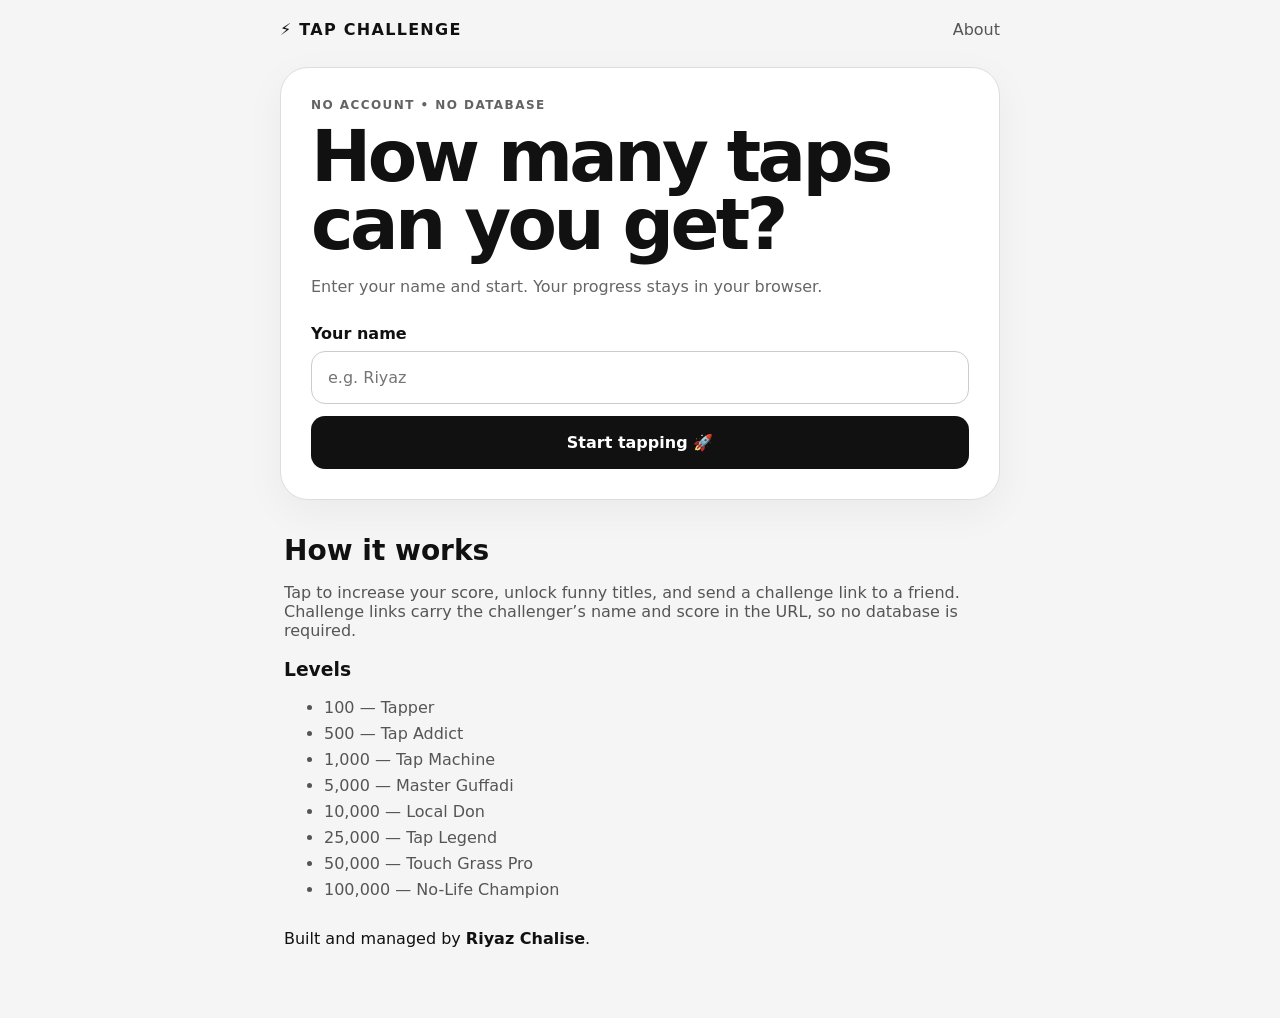
<file: index.html>
<!doctype html>
<html lang="en">
<head>
  <meta charset="utf-8">
  <meta name="viewport" content="width=device-width,initial-scale=1">
  <title>Tap Challenge — Beat Your Friend</title>
  <meta name="description" content="Tap, beat your friend's score, unlock funny levels and challenge someone else. A fast, free no-database tapping challenge.">
  <meta name="robots" content="index, follow, max-image-preview:large">
  <link rel="canonical" href="https://YOUR-DOMAIN.example/">
  <meta property="og:type" content="website">
  <meta property="og:title" content="Tap Challenge — Beat Your Friend">
  <meta property="og:description" content="How many taps can you get? Challenge your friends and beat their score.">
  <meta property="og:url" content="https://YOUR-DOMAIN.example/">
  <meta property="og:site_name" content="Tap Challenge">
  <meta name="twitter:card" content="summary_large_image">
  <link rel="manifest" href="site.webmanifest">
  <link rel="icon" href="favicon.svg" type="image/svg+xml">
  <link rel="stylesheet" href="styles.css">
  <script type="application/ld+json">
  {
    "@context":"https://schema.org",
    "@type":"WebApplication",
    "name":"Tap Challenge",
    "applicationCategory":"Game",
    "operatingSystem":"Web",
    "description":"A free browser tapping challenge with peer-to-peer challenge links.",
    "author":{"@type":"Person","name":"Riyaz Chalise"},
    "offers":{"@type":"Offer","price":"0","priceCurrency":"USD"}
  }
  </script>
</head>
<body>
<main class="wrap">
  <header>
    <div class="brand">⚡ TAP CHALLENGE</div>
    <a href="#about" class="small-link">About</a>
  </header>

  <section id="challengeCard" class="challenge hidden" aria-live="polite">
    <div class="eyebrow">🔥 FRIEND CHALLENGE</div>
    <h2 id="challengeTitle">Your friend challenged you!</h2>
    <p id="challengeText"></p>
    <div class="target"><span>Target</span><strong id="targetScore">0</strong> taps</div>
  </section>

  <section id="setup" class="card">
    <div class="eyebrow">NO ACCOUNT • NO DATABASE</div>
    <h1>How many taps<br>can you get?</h1>
    <p class="sub">Enter your name and start. Your progress stays in your browser.</p>
    <label for="nameInput">Your name</label>
    <input id="nameInput" maxlength="24" autocomplete="nickname" placeholder="e.g. Riyaz" />
    <button id="startBtn" class="primary">Start tapping 🚀</button>
  </section>

  <section id="game" class="card hidden">
    <div class="playerline"><span id="hello"></span><button id="resetBtn" class="textbtn">Reset</button></div>
    <div class="score" id="score">0</div>
    <div class="label">TAPS</div>
    <button id="tapBtn" class="tap" aria-label="Tap">TAP!</button>
    <div class="stats">
      <div><span>Best</span><strong id="best">0</strong></div>
      <div><span>Level</span><strong id="level">1</strong></div>
      <div><span>Next</span><strong id="next">100</strong></div>
    </div>
    <div id="milestone" class="milestone hidden"></div>
    <div id="challengeResult" class="result hidden"></div>
    <button id="shareBtn" class="secondary">⚔️ Challenge a Friend</button>
    <button id="badgeBtn" class="secondary">🎖️ Download My Badge</button>
  </section>

  <section id="about" class="about">
    <h2>How it works</h2>
    <p>Tap to increase your score, unlock funny titles, and send a challenge link to a friend. Challenge links carry the challenger’s name and score in the URL, so no database is required.</p>
    <h3>Levels</h3>
    <ul>
      <li>100 — Tapper</li><li>500 — Tap Addict</li><li>1,000 — Tap Machine</li>
      <li>5,000 — Master Guffadi</li><li>10,000 — Local Don</li><li>25,000 — Tap Legend</li>
      <li>50,000 — Touch Grass Pro</li><li>100,000 — No-Life Champion</li>
    </ul>
    <p class="founder">Built and managed by <strong>Riyaz Chalise</strong>.</p>
  </section>
</main>
<div id="toast" class="toast" role="status"></div>
<script src="app.js" defer></script>
</body>
</html>
</file>
<file: styles.css>
*{box-sizing:border-box}body{margin:0;font-family:Inter,system-ui,-apple-system,Segoe UI,sans-serif;background:#f5f5f5;color:#111}button,input{font:inherit}.wrap{max-width:760px;margin:auto;padding:20px}header{display:flex;justify-content:space-between;align-items:center;margin-bottom:28px}.brand{font-weight:900;letter-spacing:.08em}.small-link{color:#555;text-decoration:none}.card,.challenge{background:#fff;border:1px solid #ddd;border-radius:28px;padding:30px;box-shadow:0 12px 40px #0000000c}.challenge{margin-bottom:18px;background:#111;color:#fff;border-color:#111}.eyebrow{font-size:12px;font-weight:800;letter-spacing:.12em;opacity:.65;margin-bottom:10px}h1{font-size:clamp(42px,9vw,72px);line-height:.95;margin:10px 0 18px;letter-spacing:-.05em}h2{margin:0 0 10px;font-size:28px}.sub{color:#666;margin-bottom:28px}label{display:block;font-weight:700;margin-bottom:8px}input{width:100%;padding:16px;border:1px solid #ccc;border-radius:14px;outline:none;margin-bottom:12px}input:focus{border-color:#111}.primary,.secondary,.tap{border:0;cursor:pointer}.primary{width:100%;padding:17px;border-radius:14px;background:#111;color:#fff;font-weight:800}.tap{display:block;width:min(330px,80vw);height:min(330px,80vw);border-radius:50%;margin:28px auto;background:#111;color:#fff;font-size:52px;font-weight:1000;box-shadow:0 18px 0 #ccc;transition:.08s}.tap:active{transform:translateY(10px);box-shadow:0 8px 0 #ccc}.score{text-align:center;font-size:clamp(64px,16vw,110px);font-weight:1000;line-height:1;margin-top:8px}.label{text-align:center;color:#888;font-size:12px;font-weight:900;letter-spacing:.2em}.playerline{display:flex;justify-content:space-between;align-items:center}.textbtn{border:0;background:none;color:#777;cursor:pointer}.stats{display:grid;grid-template-columns:repeat(3,1fr);gap:10px}.stats div{background:#f3f3f3;border-radius:15px;padding:13px;text-align:center}.stats span{display:block;color:#777;font-size:11px}.stats strong{font-size:22px}.milestone,.result{margin:16px 0;padding:15px;border-radius:14px;background:#fff5cf}.result{background:#e9f7ee}.secondary{width:100%;padding:15px;margin-top:10px;border-radius:14px;background:#eee;font-weight:800}.about{padding:34px 4px;color:#555}.about h2,.about h3{color:#111}.about li{margin:7px 0}.founder{margin-top:30px;color:#111}.target{margin-top:18px;font-size:16px}.target span{opacity:.65;margin-right:10px}.target strong{font-size:30px}.hidden{display:none}.toast{position:fixed;bottom:25px;left:50%;transform:translate(-50%,20px);background:#111;color:#fff;padding:13px 18px;border-radius:999px;opacity:0;pointer-events:none;transition:.2s}.toast.show{opacity:1;transform:translate(-50%,0)}@media(max-width:520px){.wrap{padding:14px}.card{padding:22px}.tap{font-size:42px}h1{font-size:48px}}
</file>
